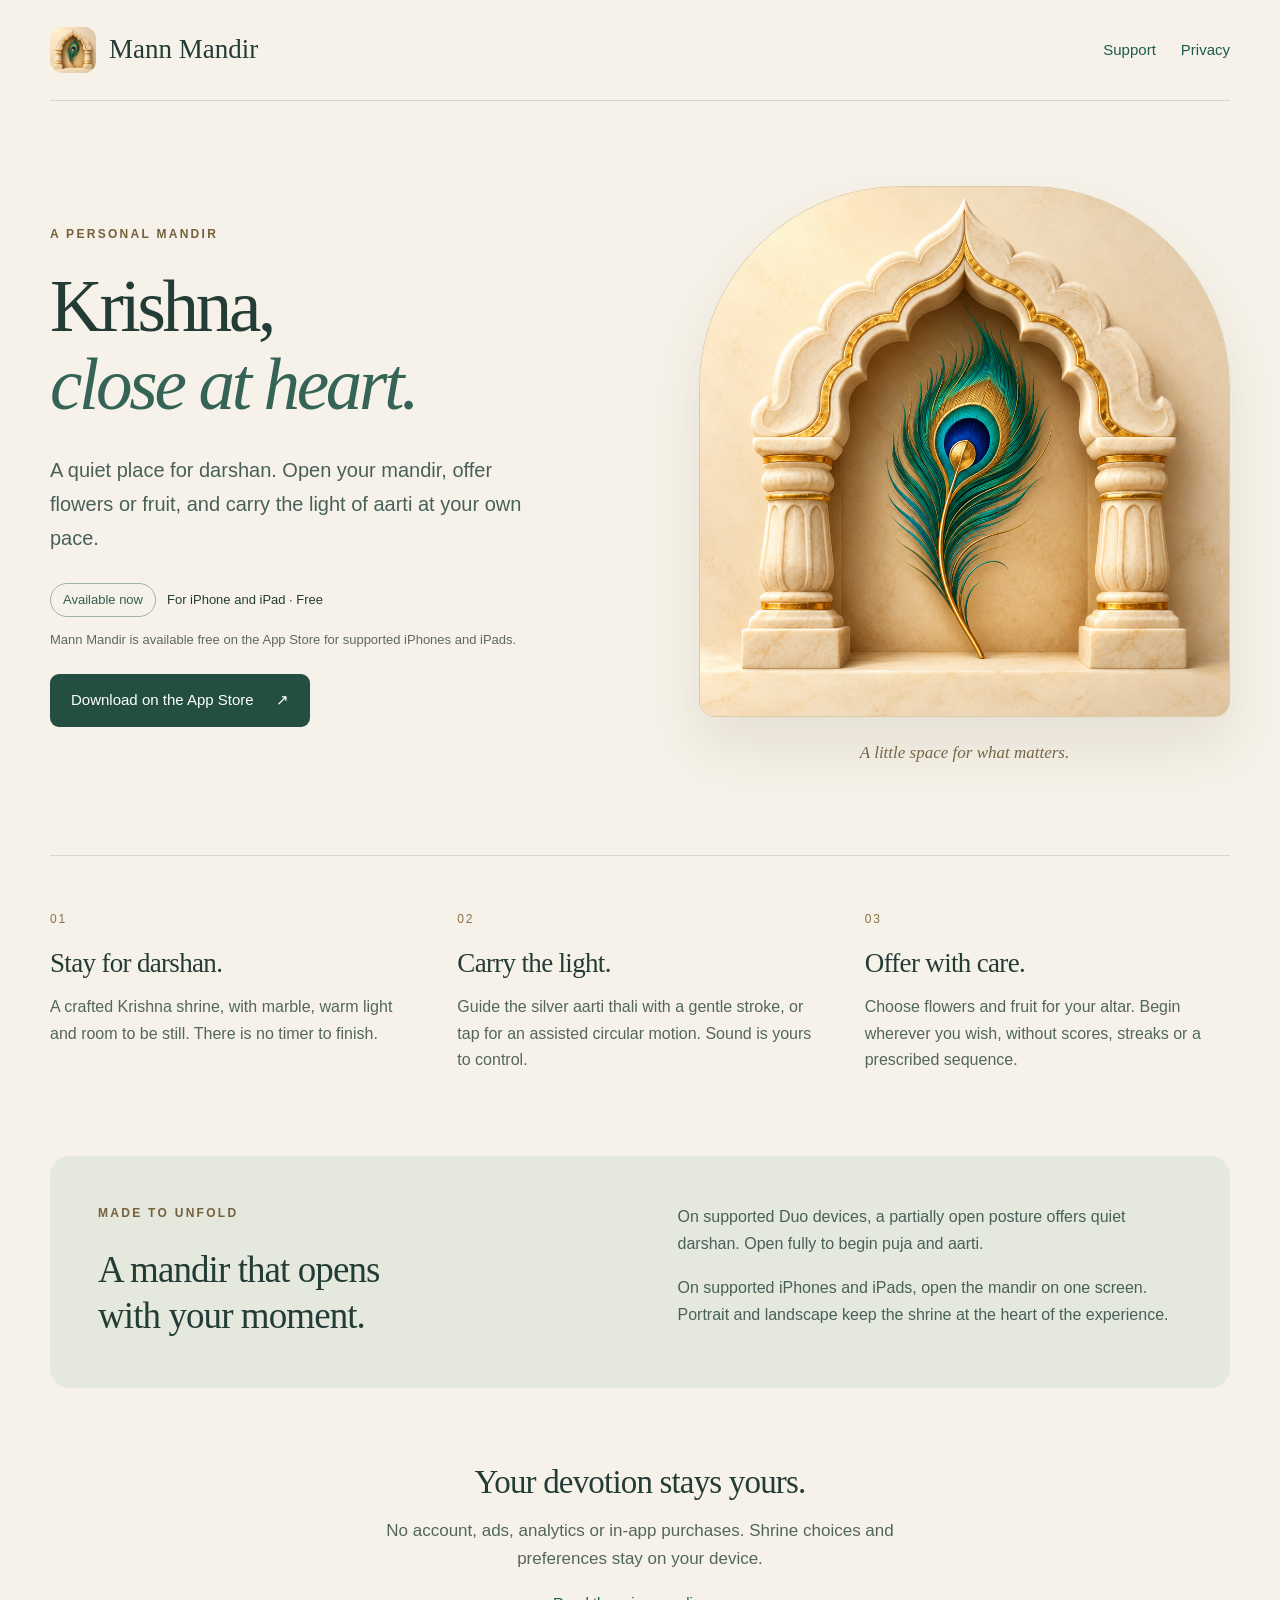
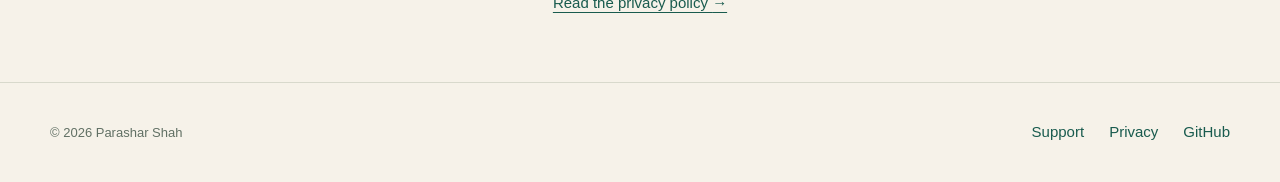
<file: index.html>
<!doctype html>
<html lang="en"><head><meta charset="utf-8"><meta name="viewport" content="width=device-width, initial-scale=1"><meta name="description" content="A personal Krishna mandir for darshan, aarti, flowers and fruit offerings. Free, private and available for iPhone and iPad."><meta name="theme-color" content="#f6f2e9"><title>Mann Mandir · A quiet place for darshan</title><link rel="stylesheet" href="style.css"><link rel="icon" type="image/png" href="assets/mann-mandir-icon.png"><link rel="apple-touch-icon" href="assets/mann-mandir-icon.png"></head>
<body><a class="skip" href="#main">Skip to content</a><header><nav class="wrap top" aria-label="Main navigation"><a class="brand" href="./"><img src="assets/mann-mandir-icon.png" width="46" height="46" alt=""><span>Mann Mandir</span></a><div class="links"><a href="support.html">Support</a><a href="privacy.html">Privacy</a></div></nav></header><main id="main"><section class="hero wrap"><div class="hero-copy"><p class="eyebrow">A personal mandir</p><h1>Krishna,<br><em>close at heart.</em></h1><p class="lede">A quiet place for darshan. Open your mandir, offer flowers or fruit, and carry the light of aarti at your own pace.</p><div class="availability"><span class="status">Available now</span><span>For iPhone and iPad · Free</span></div><p class="small">Mann Mandir is available free on the App Store for supported iPhones and iPads.</p><a class="button" href="https://apps.apple.com/us/app/mann-mandir/id6829619459">Download on the App Store <span aria-hidden="true">↗</span></a></div><figure class="art"><img src="assets/mann-mandir-icon.png" alt="A peacock feather within a carved ivory mandir arch, the Mann Mandir app icon." width="1024" height="1024"><figcaption>A little space for what matters.</figcaption></figure></section>
<section class="rituals wrap" aria-label="Inside your mandir"><article><span class="number" aria-hidden="true">01</span><h2>Stay for darshan.</h2><p>A crafted Krishna shrine, with marble, warm light and room to be still. There is no timer to finish.</p></article><article><span class="number" aria-hidden="true">02</span><h2>Carry the light.</h2><p>Guide the silver aarti thali with a gentle stroke, or tap for an assisted circular motion. Sound is yours to control.</p></article><article><span class="number" aria-hidden="true">03</span><h2>Offer with care.</h2><p>Choose flowers and fruit for your altar. Begin wherever you wish, without scores, streaks or a prescribed sequence.</p></article></section>
<section class="fold wrap"><div><p class="eyebrow">Made to unfold</p><h2>A mandir that opens<br>with your moment.</h2></div><div><p>On supported Duo devices, a partially open posture offers quiet darshan. Open fully to begin puja and aarti.</p><p>On supported iPhones and iPads, open the mandir on one screen. Portrait and landscape keep the shrine at the heart of the experience.</p></div></section>
<section class="privacy-note wrap"><h2>Your devotion stays yours.</h2><p>No account, ads, analytics or in-app purchases. Shrine choices and preferences stay on your device.</p><a href="privacy.html">Read the privacy policy <span aria-hidden="true">→</span></a></section></main><footer><div class="wrap foot"><span>© 2026 Parashar Shah</span><nav aria-label="Footer"><a href="support.html">Support</a><a href="privacy.html">Privacy</a><a href="https://github.com/pstarwars2026/mann-mandir">GitHub</a></nav></div></footer></body></html>
</file>
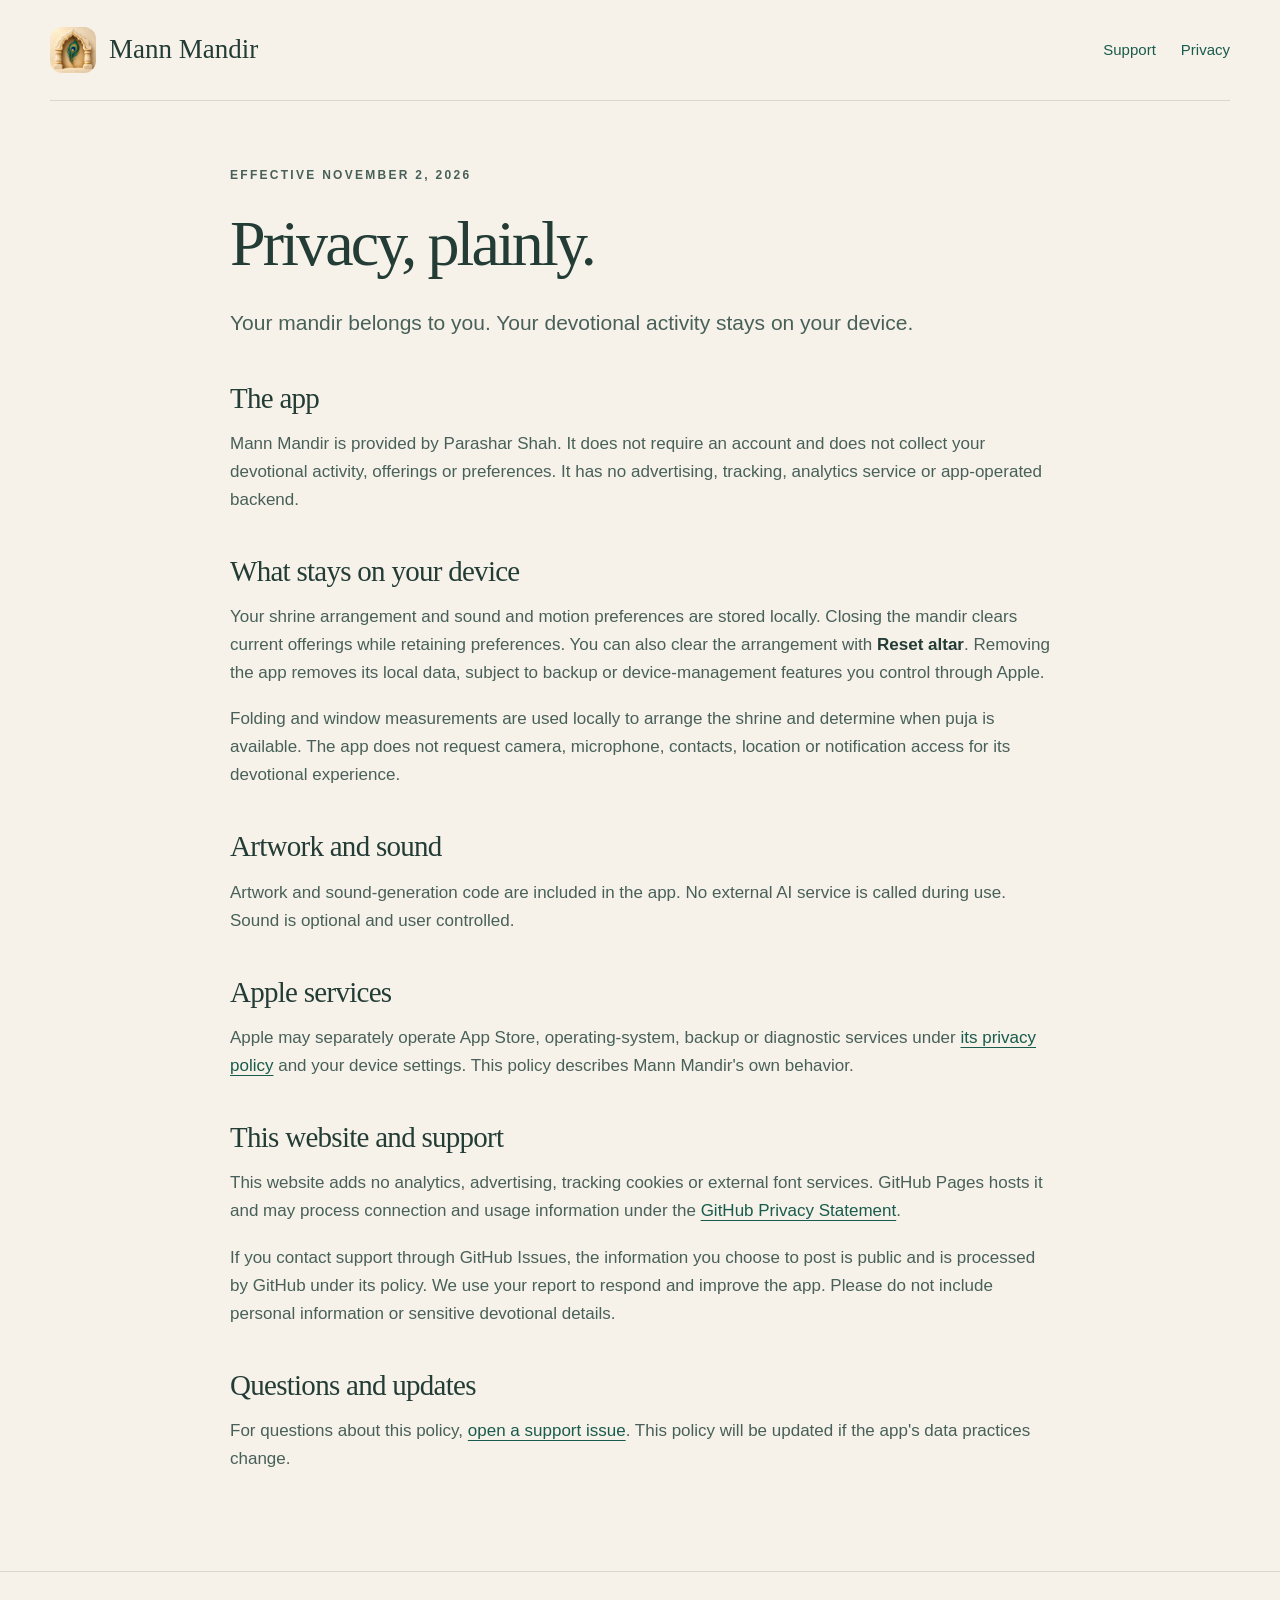
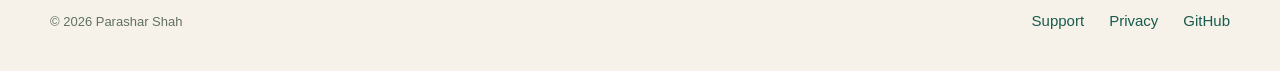
<file: privacy.html>
<!doctype html>
<html lang="en"><head><meta charset="utf-8"><meta name="viewport" content="width=device-width, initial-scale=1"><meta name="description" content="Mann Mandir privacy policy: local devotional activity and preferences, no accounts, ads, analytics or tracking."><meta name="theme-color" content="#f6f2e9"><title>Privacy · Mann Mandir</title><link rel="stylesheet" href="style.css"><link rel="icon" type="image/png" href="assets/mann-mandir-icon.png"><link rel="apple-touch-icon" href="assets/mann-mandir-icon.png"></head>
<body><a class="skip" href="#main">Skip to content</a><header><nav class="wrap top" aria-label="Main navigation"><a class="brand" href="./"><img src="assets/mann-mandir-icon.png" width="46" height="46" alt=""><span>Mann Mandir</span></a><div class="links"><a href="support.html">Support</a><a href="privacy.html">Privacy</a></div></nav></header><main id="main" class="reading wrap"><p class="eyebrow">Effective November 2, 2026</p><h1>Privacy, plainly.</h1><p class="intro">Your mandir belongs to you. Your devotional activity stays on your device.</p><h2>The app</h2><p>Mann Mandir is provided by Parashar Shah. It does not require an account and does not collect your devotional activity, offerings or preferences. It has no advertising, tracking, analytics service or app-operated backend.</p>
<h2>What stays on your device</h2><p>Your shrine arrangement and sound and motion preferences are stored locally. Closing the mandir clears current offerings while retaining preferences. You can also clear the arrangement with <strong>Reset altar</strong>. Removing the app removes its local data, subject to backup or device-management features you control through Apple.</p><p>Folding and window measurements are used locally to arrange the shrine and determine when puja is available. The app does not request camera, microphone, contacts, location or notification access for its devotional experience.</p>
<h2>Artwork and sound</h2><p>Artwork and sound-generation code are included in the app. No external AI service is called during use. Sound is optional and user controlled.</p>
<h2>Apple services</h2><p>Apple may separately operate App Store, operating-system, backup or diagnostic services under <a href="https://www.apple.com/legal/privacy/">its privacy policy</a> and your device settings. This policy describes Mann Mandir's own behavior.</p>
<h2>This website and support</h2><p>This website adds no analytics, advertising, tracking cookies or external font services. GitHub Pages hosts it and may process connection and usage information under the <a href="https://docs.github.com/en/site-policy/privacy-policies/github-general-privacy-statement">GitHub Privacy Statement</a>.</p><p>If you contact support through GitHub Issues, the information you choose to post is public and is processed by GitHub under its policy. We use your report to respond and improve the app. Please do not include personal information or sensitive devotional details.</p>
<h2>Questions and updates</h2><p>For questions about this policy, <a href="https://github.com/pstarwars2026/mann-mandir/issues/new/choose">open a support issue</a>. This policy will be updated if the app's data practices change.</p></main><footer><div class="wrap foot"><span>© 2026 Parashar Shah</span><nav aria-label="Footer"><a href="support.html">Support</a><a href="privacy.html">Privacy</a><a href="https://github.com/pstarwars2026/mann-mandir">GitHub</a></nav></div></footer></body></html>
</file>
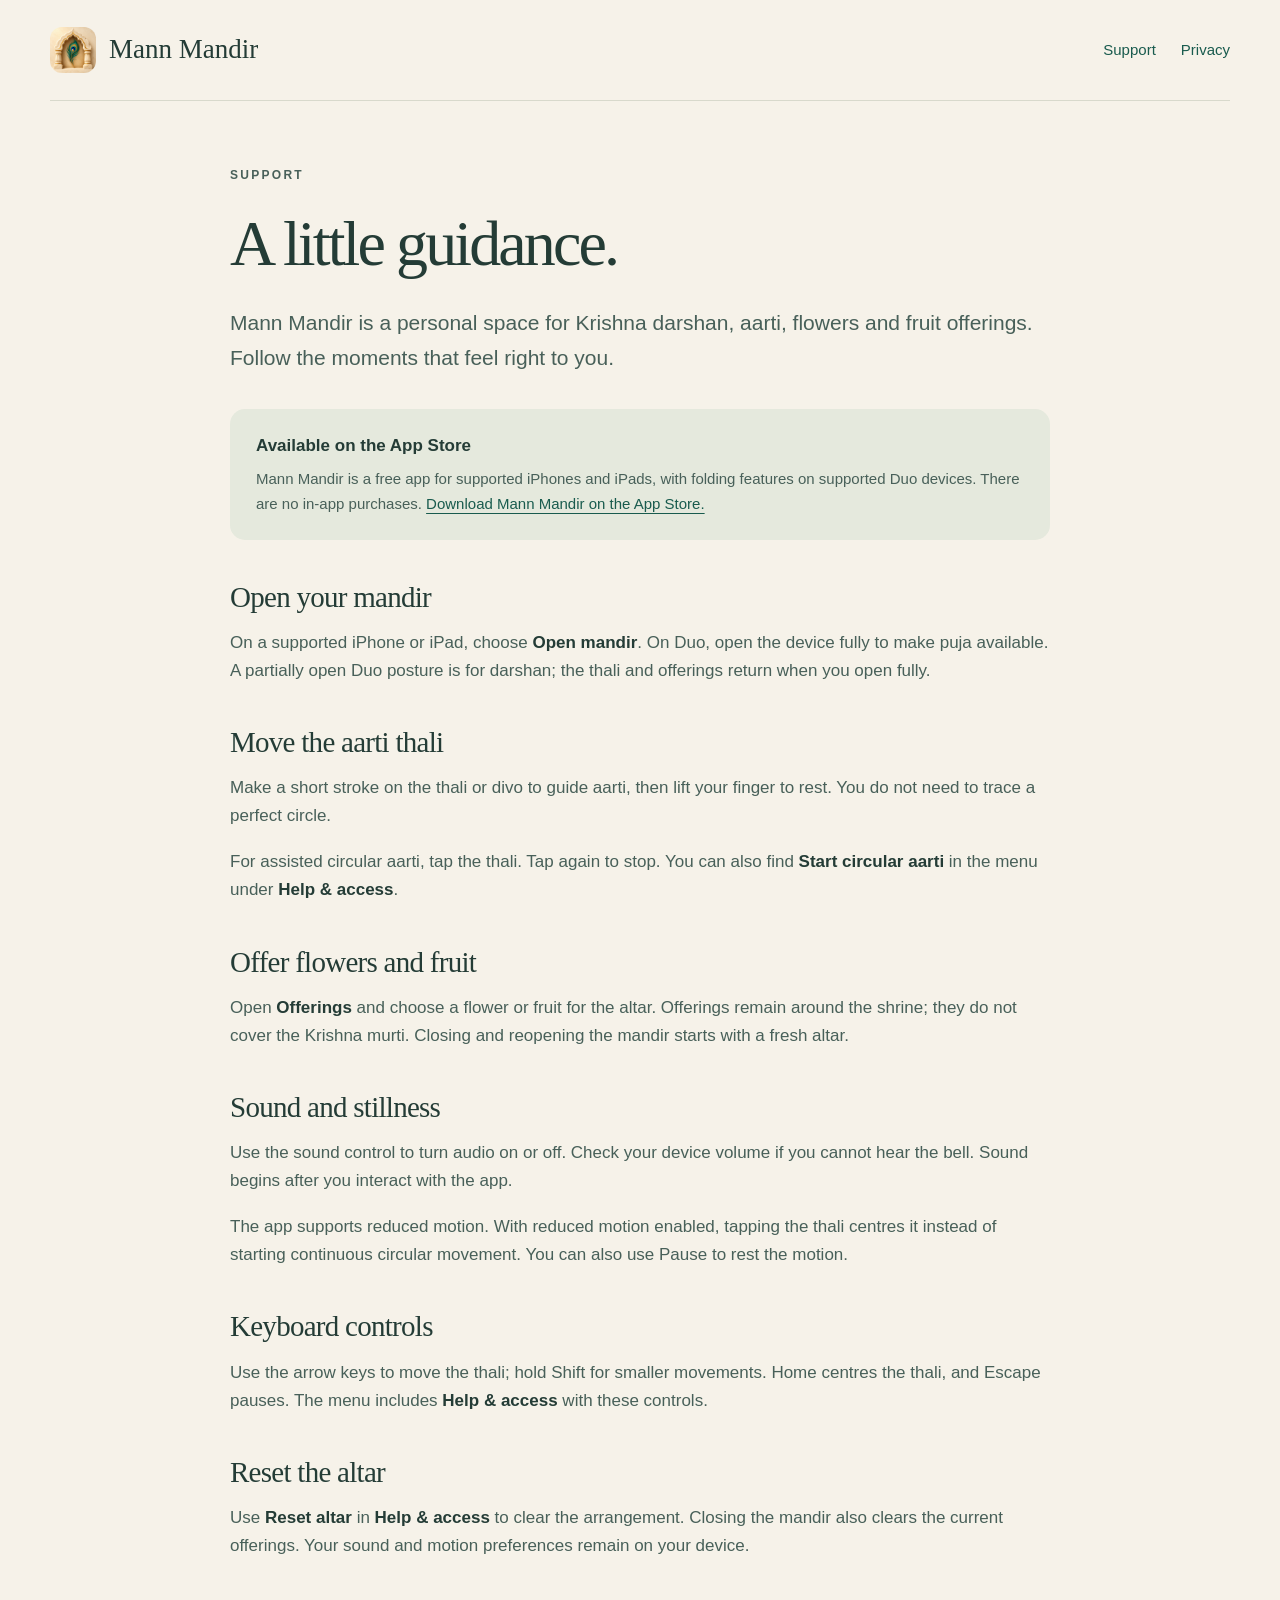
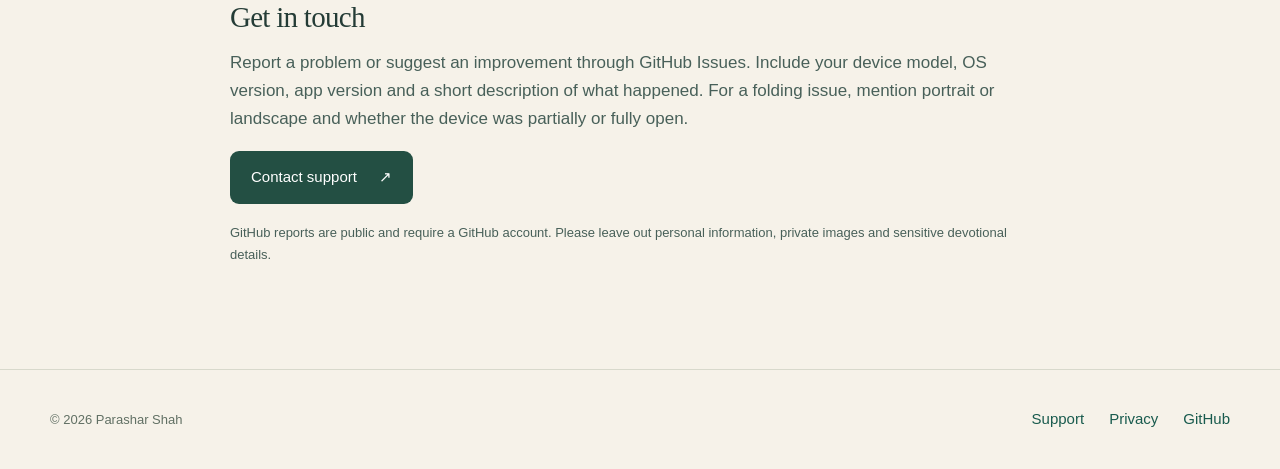
<file: support.html>
<!doctype html>
<html lang="en"><head><meta charset="utf-8"><meta name="viewport" content="width=device-width, initial-scale=1"><meta name="description" content="Help with opening Mann Mandir, aarti, flower and fruit offerings, sound, and local preferences."><meta name="theme-color" content="#f6f2e9"><title>Support · Mann Mandir</title><link rel="stylesheet" href="style.css"><link rel="icon" type="image/png" href="assets/mann-mandir-icon.png"><link rel="apple-touch-icon" href="assets/mann-mandir-icon.png"></head>
<body><a class="skip" href="#main">Skip to content</a><header><nav class="wrap top" aria-label="Main navigation"><a class="brand" href="./"><img src="assets/mann-mandir-icon.png" width="46" height="46" alt=""><span>Mann Mandir</span></a><div class="links"><a href="support.html">Support</a><a href="privacy.html">Privacy</a></div></nav></header><main id="main" class="reading wrap"><p class="eyebrow">Support</p><h1>A little guidance.</h1><p class="intro">Mann Mandir is a personal space for Krishna darshan, aarti, flowers and fruit offerings. Follow the moments that feel right to you.</p><aside class="notice"><strong>Available on the App Store</strong><p>Mann Mandir is a free app for supported iPhones and iPads, with folding features on supported Duo devices. There are no in-app purchases. <a href="https://apps.apple.com/us/app/mann-mandir/id6829619459">Download Mann Mandir on the App Store.</a></p></aside>
<h2>Open your mandir</h2><p>On a supported iPhone or iPad, choose <strong>Open mandir</strong>. On Duo, open the device fully to make puja available. A partially open Duo posture is for darshan; the thali and offerings return when you open fully.</p>
<h2>Move the aarti thali</h2><p>Make a short stroke on the thali or divo to guide aarti, then lift your finger to rest. You do not need to trace a perfect circle.</p><p>For assisted circular aarti, tap the thali. Tap again to stop. You can also find <strong>Start circular aarti</strong> in the menu under <strong>Help &amp; access</strong>.</p>
<h2>Offer flowers and fruit</h2><p>Open <strong>Offerings</strong> and choose a flower or fruit for the altar. Offerings remain around the shrine; they do not cover the Krishna murti. Closing and reopening the mandir starts with a fresh altar.</p>
<h2>Sound and stillness</h2><p>Use the sound control to turn audio on or off. Check your device volume if you cannot hear the bell. Sound begins after you interact with the app.</p><p>The app supports reduced motion. With reduced motion enabled, tapping the thali centres it instead of starting continuous circular movement. You can also use Pause to rest the motion.</p>
<h2>Keyboard controls</h2><p>Use the arrow keys to move the thali; hold Shift for smaller movements. Home centres the thali, and Escape pauses. The menu includes <strong>Help &amp; access</strong> with these controls.</p>
<h2>Reset the altar</h2><p>Use <strong>Reset altar</strong> in <strong>Help &amp; access</strong> to clear the arrangement. Closing the mandir also clears the current offerings. Your sound and motion preferences remain on your device.</p>
<h2>Get in touch</h2><p>Report a problem or suggest an improvement through GitHub Issues. Include your device model, OS version, app version and a short description of what happened. For a folding issue, mention portrait or landscape and whether the device was partially or fully open.</p><p><a class="button" href="https://github.com/pstarwars2026/mann-mandir/issues/new/choose">Contact support <span aria-hidden="true">↗</span></a></p><p class="small">GitHub reports are public and require a GitHub account. Please leave out personal information, private images and sensitive devotional details.</p></main><footer><div class="wrap foot"><span>© 2026 Parashar Shah</span><nav aria-label="Footer"><a href="support.html">Support</a><a href="privacy.html">Privacy</a><a href="https://github.com/pstarwars2026/mann-mandir">GitHub</a></nav></div></footer></body></html>
</file>
<file: style.css>
*{box-sizing:border-box}html{scroll-behavior:smooth}body{margin:0;background:#f6f2e9;color:#243c36;font:17px/1.65 -apple-system,BlinkMacSystemFont,"Segoe UI",sans-serif}a{color:#195b4e;text-underline-offset:4px}a:hover{color:#0d3c33}a:focus-visible{outline:3px solid #9a681c;outline-offset:5px;border-radius:3px}img{max-width:100%;height:auto;display:block}.wrap{width:min(1180px,calc(100% - 64px));margin-inline:auto}.skip{position:absolute;left:20px;top:-80px;padding:12px 20px;background:#fff;z-index:5}.skip:focus{top:12px}.top{display:flex;align-items:center;justify-content:space-between;gap:24px;padding-block:27px;border-bottom:1px solid #d8d9cc}.brand{display:flex;align-items:center;gap:13px;text-decoration:none;color:#243c36;font:27px/1.1 Georgia,serif}.brand img{border-radius:12px}.links,.foot nav{display:flex;gap:25px}.links a,.foot a{text-decoration:none;padding-block:10px;font-size:15px}.hero{display:grid;grid-template-columns:1.1fr 1fr;gap:65px;align-items:center;padding-block:85px 90px}.eyebrow{text-transform:uppercase;letter-spacing:.19em;font-size:12px;font-weight:650;color:#75603c;margin:0 0 23px}h1,h2{font-family:Georgia,"Times New Roman",serif;font-weight:400}h1{font-size:clamp(48px,5.7vw,76px);line-height:1.08;letter-spacing:-.045em;margin:0 0 28px}h1 em{font-weight:400;color:#356457}h2{font-size:31px;line-height:1.25;letter-spacing:-.025em;margin:14px 0}p{margin:0 0 18px}.lede{font-size:20px;line-height:1.7;max-width:510px;color:#486059}.availability{display:flex;align-items:center;flex-wrap:wrap;gap:11px;margin-top:28px;font-size:13px}.status{display:inline-flex;border:1px solid #a3b2a7;border-radius:100px;padding:5px 12px;color:#305e50}.small{font-size:13px;color:#5d6860;margin-block:12px 24px;max-width:470px}.button{display:inline-flex;align-items:center;justify-content:space-between;gap:22px;background:#234f43;color:#fff;text-decoration:none;padding:14px 21px;border-radius:9px;font-size:15px;min-height:50px}.button:hover{background:#173c32;color:#fff}.art{margin:0;position:relative}.art img{border-radius:38% 38% 15px 15px;box-shadow:0 30px 55px #664e251c;border:1px solid #dacaa9}.art figcaption{text-align:center;font:italic 17px/1.5 Georgia,serif;color:#776547;margin-top:23px}.rituals{display:grid;grid-template-columns:repeat(3,1fr);gap:42px;padding-block:48px 65px;border-top:1px solid #d8d9cc}.number{font-size:12px;letter-spacing:.15em;color:#8c7046}.rituals h2{font-size:27px}.rituals p{font-size:16px;color:#52665d}.fold{display:grid;grid-template-columns:1fr 1fr;gap:75px;background:#e5e9dd;border-radius:20px;padding:48px}.fold h2{font-size:37px;margin:0}.fold p:not(.eyebrow){font-size:16px;color:#486059}.fold p:last-child{margin:0}.privacy-note{text-align:center;padding-block:60px 65px}.privacy-note h2{font-size:33px}.privacy-note p{max-width:570px;margin:0 auto 16px;color:#52665d}.privacy-note a{font-size:15px}footer{border-top:1px solid #d8d9cc}.foot{display:flex;justify-content:space-between;align-items:center;gap:24px;padding-block:27px;color:#617064;font-size:13px}.reading{max-width:820px;padding-block:65px 80px}.reading h1{font-size:clamp(45px,5vw,65px)}.intro{font-size:21px;color:#486059;margin-bottom:34px}.reading h2{margin-top:39px;font-size:29px}.reading p{color:#486059}.reading strong{color:#243c36;font-weight:600}.notice{background:#e5e9dd;border-radius:15px;padding:23px 26px}.notice p{margin:7px 0 0;font-size:15px}.reading .small{max-width:100%}@media(max-width:850px){.hero{gap:35px;padding-block:55px}.hero h1{font-size:55px}.lede{font-size:18px}.art figcaption{font-size:15px}.rituals{gap:25px}.fold{gap:35px;padding:35px}}@media(max-width:620px){.wrap{width:calc(100% - 36px)}.top{padding-block:19px;gap:12px}.brand{font-size:23px;gap:9px}.brand img{width:37px;height:37px;border-radius:10px}.links{gap:16px}.links a{font-size:13px}.hero{grid-template-columns:1fr;padding-block:42px 48px;gap:38px}.hero h1{font-size:61px}.hero .art{max-width:430px;width:100%;margin:auto}.lede{font-size:19px}.rituals{grid-template-columns:1fr;gap:19px;padding-block:32px 38px}.rituals article{border-bottom:1px solid #dedfd4;padding-bottom:14px}.rituals article:last-child{border:0}.fold{grid-template-columns:1fr;padding:29px 25px;gap:22px}.fold h2{font-size:34px}.privacy-note{padding-block:38px 43px}.foot{flex-direction:column;gap:7px;align-items:flex-start;padding-block:21px}.foot nav{gap:23px}.reading{padding-block:42px 55px}.reading h1{font-size:49px}.reading h2{font-size:27px}.intro{font-size:19px}.notice{padding:20px}.reading p{overflow-wrap:break-word}}@media(prefers-reduced-motion:reduce){html{scroll-behavior:auto}}
</file>
